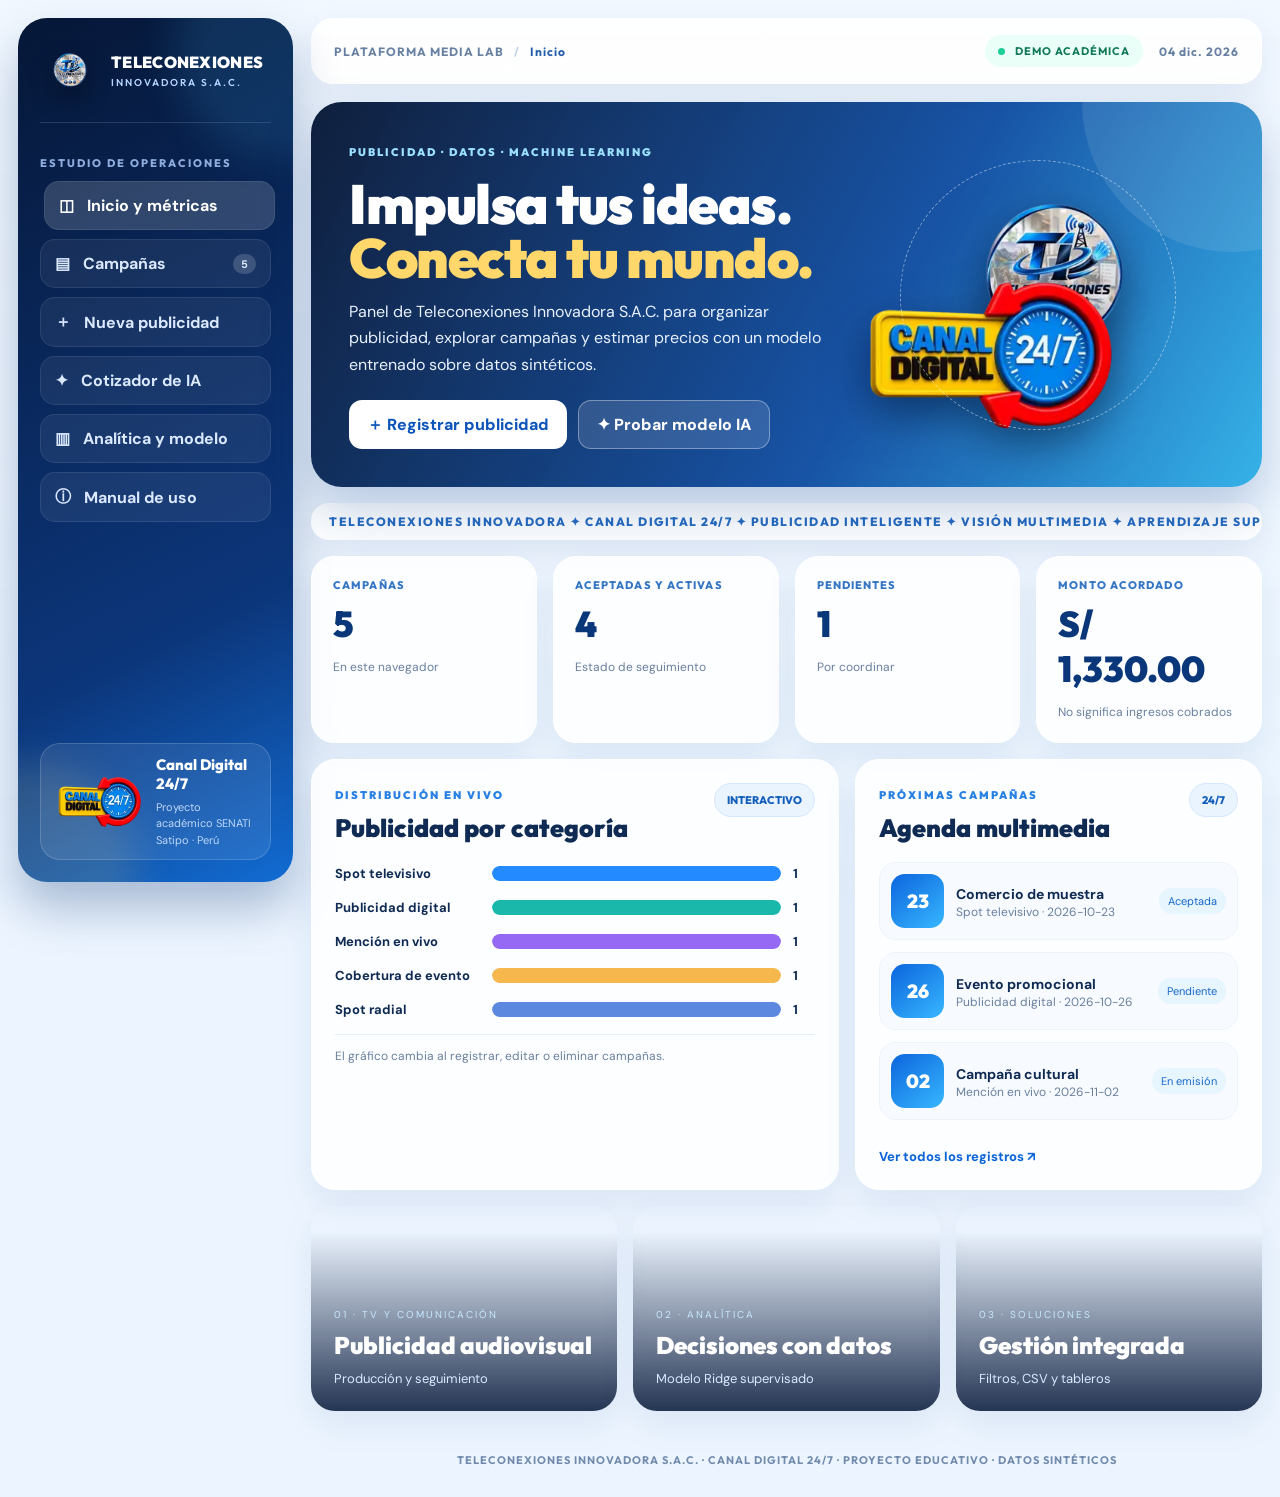
<file: teleconexiones-demo/index.html>
<!doctype html><html lang="es"><head><meta charset="utf-8"><meta name="viewport" content="width=device-width,initial-scale=1"><meta name="theme-color" content="#071d49"><meta name="description" content="Teleconexiones Innovadora: gestor multimedia de publicidad con IA entrenada, registros y estadísticas."><title>TELECONEXIONES · MediaLab AI 24/7</title><link rel="preconnect" href="https://fonts.googleapis.com"><link href="https://fonts.googleapis.com/css2?family=DM+Sans:wght@400;500;600;700&family=Outfit:wght@400;500;600;700;800;900&display=swap" rel="stylesheet"><style>
:root{--ink:#102b53;--blue:#0873fa;--dark:#061b46;--muted:#697f9d;--line:#e4edfa;--glass:rgba(255,255,255,.84);--shadow:0 14px 35px #163e8215}*{box-sizing:border-box}html{scroll-behavior:smooth}body{margin:0;color:var(--ink);font-family:'DM Sans',sans-serif;background:#ecf5ff;min-height:100vh}button,input,select,textarea{font:inherit}.mesh{position:fixed;inset:0;pointer-events:none;z-index:-1;background:linear-gradient(#f2f8ffe3,#eaf4fff0),url('https://images.pexels.com/photos/3183150/pexels-photo-3183150.jpeg?auto=compress&cs=tinysrgb&w=1400') center/cover;animation:mesh 20s ease-in-out infinite alternate}@keyframes mesh{to{filter:hue-rotate(7deg);transform:scale(1.06)}}@keyframes rise{from{opacity:0;transform:translateY(21px)}to{opacity:1;transform:none}}@keyframes float{50%{transform:translateY(-15px) rotate(2deg)}}@keyframes marquee{to{transform:translateX(-50%)}}@keyframes glow{50%{opacity:.3;transform:scale(1.12)}}.layout{display:grid;grid-template-columns:275px minmax(0,1fr);gap:18px;padding:18px;min-height:100vh}.aside{position:sticky;top:18px;height:calc(100vh - 36px);border-radius:29px;padding:22px;overflow:hidden;background:linear-gradient(154deg,#061737,#0c367b 70%,#126cd3);color:white;box-shadow:0 26px 48px #082d6b4a;display:flex;flex-direction:column}.aside:before,.aside:after{content:"";position:absolute;width:220px;height:220px;pointer-events:none;border-radius:50%;background:#47baff22;filter:blur(18px);animation:glow 7s ease-in-out infinite}.aside:before{top:-80px;right:-100px}.aside:after{bottom:-100px;left:-100px;background:#ffd66722}.brand{display:flex;align-items:center;gap:11px;z-index:1}.brand img{width:60px;height:60px;object-fit:contain;filter:drop-shadow(0 10px 12px #0005)}.brand strong{display:block;font:900 16px Outfit;letter-spacing:.3px}.brand small{display:block;font:600 10px Outfit;letter-spacing:2px;color:#b4d3ff;margin-top:4px}.line{height:1px;background:#ffffff22;margin:22px 0}.nav-label{color:#8eadde;font:800 11px Outfit;letter-spacing:2px;z-index:1}.nav{z-index:1;display:grid;gap:9px}.nav button{display:flex;align-items:center;gap:13px;text-align:left;width:100%;padding:13px 14px;border:1px solid #ffffff16;border-radius:15px;background:#ffffff10;color:#dbe9ff;cursor:pointer;font-weight:700;transition:.23s}.nav button:hover,.nav button.active{transform:translateX(4px);background:#ffffff2a;color:#fff}.nav button span{flex:1}.nav b{background:#ffffff2b;border-radius:999px;padding:3px 8px;font-size:11px}.aside-foot{position:relative;z-index:1;display:flex;gap:10px;align-items:center;margin-top:auto;border:1px solid #ffffff29;border-radius:20px;background:#ffffff16;padding:11px}.aside-foot img{width:94px;height:78px;object-fit:contain}.aside-foot p{margin:0}.aside-foot b{display:block;font:800 15px Outfit}.aside-foot small{display:block;margin-top:6px;color:#bfd7f8;line-height:1.5;font-size:11px}.main{min-width:0;display:flex;flex-direction:column;gap:18px}.top{padding:16px 22px;display:flex;align-items:center;justify-content:space-between;gap:12px;border-radius:22px;background:#ffffffe0;border:1px solid #fff;box-shadow:var(--shadow);font:700 12px Outfit;letter-spacing:1px;color:#6881a3}.top em{font-style:normal;color:#bfd0e7;margin:0 7px}.top b{color:#245eaa}.top-right{display:flex;align-items:center;gap:16px}.live{background:#e9fff8;color:#117957;border-radius:50px;padding:9px 13px;font-size:11px}.live i{display:inline-block;width:7px;height:7px;border-radius:50%;background:#1ccf95;margin-right:7px}.mobile-menu{display:none}.view{display:none;animation:rise .5s ease both}.view.active{display:block}.eyebrow{color:#2880e3;letter-spacing:2px;font:900 11px Outfit}.welcome{position:relative;min-height:365px;overflow:hidden;display:grid;grid-template-columns:1.1fr .85fr;gap:20px;align-items:center;border-radius:31px;padding:38px;background:linear-gradient(118deg,#031332f2,#08479fee 60%,#049fe2c9),url('https://images.pexels.com/photos/2510428/pexels-photo-2510428.jpeg?auto=compress&cs=tinysrgb&w=1700') center/cover;box-shadow:0 22px 48px #123f8740;color:#fff}.welcome .eyebrow{color:#9adfff}.welcome h1{font:900 clamp(37px,4.3vw,64px)/.99 Outfit;margin:16px 0 13px;letter-spacing:-1.5px}.welcome h1 em{color:#ffd76b;font-style:normal}.welcome p{line-height:1.65;color:#e9f2ff;max-width:650px;margin:0}.button-row,.buttons{display:flex;flex-wrap:wrap;gap:11px;margin-top:22px}.btn{border:0;border-radius:13px;padding:13px 18px;font-weight:800;cursor:pointer;transition:transform .2s,box-shadow .2s;display:inline-flex;align-items:center;gap:8px}.btn:hover{transform:translateY(-3px);box-shadow:0 12px 20px #09285f23}.bright{background:white;color:#0c54ba}.transparent{color:#fff;background:#ffffff20;border:1px solid #ffffff5b}.blue{background:linear-gradient(130deg,#0763db,#2c9aff);color:white}.line-btn{background:#f4f9ff;color:#155dbb;border:1px solid #cddff7}.logos-hero{position:relative;height:280px}.emblem{position:absolute;object-fit:contain;filter:drop-shadow(0 16px 23px #00133190);animation:float 5s ease-in-out infinite}.em1{width:min(67%,258px);height:245px;top:-4px;right:12%}.em2{width:min(74%,290px);height:175px;bottom:-7px;left:0;animation-delay:-2s}.halo{position:absolute;inset:5px 13%;border:1px dashed #fff7;border-radius:50%;animation:spin 25s linear infinite;z-index:0}@keyframes spin{to{transform:rotate(360deg)}}.hero-shine{position:absolute;width:300px;height:300px;border-radius:50%;background:#ffffff18;top:-150px;right:-120px}.ticker{overflow:hidden;border-radius:18px;background:#ffffffdd;box-shadow:var(--shadow);margin:16px 0}.ticker-inner{white-space:nowrap;width:max-content;padding:11px 18px;font:800 12px Outfit;letter-spacing:1.5px;color:#256abf;animation:marquee 33s linear infinite}.kpis,.analysis-kpis{display:grid;grid-template-columns:repeat(4,minmax(0,1fr));gap:16px;margin-bottom:16px}.kpi,.mini-kpi{background:var(--glass);box-shadow:var(--shadow);border:1px solid #fff;border-radius:23px;padding:21px;transition:transform .25s}.kpi:hover,.mini-kpi:hover{transform:translateY(-5px)}.kpi span,.mini-kpi span{display:block;color:#3475c4;letter-spacing:1.1px;font:800 11px Outfit}.kpi strong,.mini-kpi strong{display:block;margin:9px 0;font:900 clamp(26px,2.8vw,38px) Outfit;color:#0a367a}.kpi small,.mini-kpi small{font-size:12px;color:var(--muted)}.two{display:grid;grid-template-columns:1.13fr .87fr;gap:16px}.glass{background:var(--glass);border-radius:24px;border:1px solid #fff;box-shadow:var(--shadow);backdrop-filter:blur(10px)}.chart-card,.agenda-card{padding:23px}.card-head{display:flex;align-items:start;justify-content:space-between;gap:14px}.card-head h2,.inner h2{margin:8px 0 0;font:900 25px Outfit}.chip{color:#145fba;background:#e9f4ff;border:1px solid #d4e7ff;padding:9px 12px;border-radius:50px;font:800 11px Outfit}.bars{margin:21px 0 16px;display:grid;gap:17px}.bar-row{display:grid;grid-template-columns:145px minmax(60px,1fr) 22px;align-items:center;gap:12px;font:700 13px DM Sans}.track{height:15px;background:#e6eef9;border-radius:100px;overflow:hidden}.fill{display:block;height:100%;border-radius:100px;transition:width .8s ease}.bottom-label{color:var(--muted);font-size:12px;border-top:1px solid var(--line);padding-top:13px}.agenda{display:grid;gap:12px;margin:18px 0}.agenda-item{display:flex;align-items:center;gap:12px;background:#f7fbff;border:1px solid #edf3fb;border-radius:17px;padding:11px}.date-box{display:grid;place-items:center;background:linear-gradient(140deg,#0c65dd,#37b7ff);color:#fff;width:53px;height:54px;border-radius:14px;font:900 19px Outfit}.agenda-item strong{font-size:14px}.agenda-item small{display:block;color:var(--muted);font-size:12px}.pill{margin-left:auto;white-space:nowrap;padding:6px 9px;font-size:11px;background:#e7f5ff;color:#1768cb;border-radius:30px}.link{border:0;background:transparent;color:#0d65d7;font:800 13px DM Sans;cursor:pointer;padding:0;margin-top:10px}.visual-grid{display:grid;grid-template-columns:repeat(3,1fr);gap:16px;margin-top:16px}.visual-tile{position:relative;overflow:hidden;min-height:205px;border-radius:24px;background:linear-gradient(0deg,#041638dc,transparent 88%),var(--photo) center/cover;box-shadow:var(--shadow);display:flex;align-items:end;padding:23px;transition:transform .3s}.visual-tile:hover{transform:translateY(-5px);background-size:cover}.visual-tile div{color:white}.visual-tile small{font-size:10px;letter-spacing:2px;color:#c5e9ff}.visual-tile h3{font:900 24px Outfit;margin:7px 0}.visual-tile span{font-size:13px;color:#d8e8ff}.section-head{display:flex;align-items:end;justify-content:space-between;gap:20px;flex-wrap:wrap;margin:0 0 20px}.section-head h1{font:900 clamp(30px,3.6vw,46px) Outfit;margin:5px 0}.section-head p{margin:0;color:var(--muted);line-height:1.6}.inner{padding:24px}.filters{display:flex;align-items:center;gap:10px;flex-wrap:wrap;margin-bottom:20px}.filters input,.filters select,.fields input,.fields select,.fields textarea{border:1px solid #d7e7fb;background:#f8fbff;min-height:50px;padding:11px 13px;border-radius:13px;color:var(--ink);width:100%;outline:none}.filters input:focus,.filters select:focus,.fields input:focus,.fields select:focus{border-color:#3394ff;box-shadow:0 0 0 3px #3294ff24}.filters input{flex:1;min-width:220px}.filters select{width:195px}.table-wrap{overflow-x:auto}table{border-collapse:collapse;width:100%;font-size:13px}th,td{text-align:left;padding:14px;border-bottom:1px solid var(--line)}th{font:800 11px Outfit;letter-spacing:1px;color:#7791b4}td button{border:0;border-radius:8px;background:#e9f4ff;color:#165ca9;cursor:pointer;padding:7px 9px;font-weight:800;margin:2px}.state{padding:7px 10px;background:#e8f2ff;color:#165fac;border-radius:50px;white-space:nowrap;font-weight:700}.muted{color:var(--muted)}.small{font-size:12px}.form-layout{display:grid;grid-template-columns:1.3fr .7fr;gap:16px}.fields{display:grid;grid-template-columns:repeat(2,1fr);gap:16px;align-content:start}.fields label{font-weight:700;font-size:13px;color:#3a5a84}.fields label input,.fields label select,.fields label textarea{margin-top:7px}.wide{grid-column:1/-1}.form-note{text-align:center;padding:24px}.form-note img{max-width:270px;width:100%;height:230px;object-fit:contain;animation:float 6s ease-in-out infinite}.form-note h3{font:900 25px Outfit}.form-note p{line-height:1.75;color:var(--muted)}.steps-mini{background:#e9f3ff;border-radius:19px;padding:15px;text-align:left;color:#1c5a9c;line-height:2}.predictor{grid-template-columns:1.07fr .93fr}.predict-result{padding:28px;text-align:center;display:flex;flex-direction:column;justify-content:center;align-items:center;min-height:420px}.predict-result img{width:240px;height:205px;object-fit:contain;animation:float 6s ease-in-out infinite}.predict-result strong{display:block;font:900 clamp(36px,4vw,55px) Outfit;color:#0b5cca;margin:10px 0}.predict-result p{color:var(--muted);line-height:1.65}.model-stats{display:flex;gap:14px;width:100%;margin:17px 0}.model-stats span{flex:1;padding:12px;border-radius:16px;background:#edf6ff}.model-stats b{display:block;font:800 23px Outfit}.model-stats small{font-size:11px;color:#54789e}.disclaimer{font-size:12px;color:#936d00}.mini-kpi{padding:20px}.inner p{line-height:1.75;color:var(--muted)}.method-flow{display:grid;gap:11px;margin-top:19px}.method-flow div{display:flex;gap:12px;align-items:center;background:#f3f8ff;border-radius:14px;padding:12px;color:#365f93}.method-flow b{background:#0b6fe6;color:white;padding:7px 9px;border-radius:10px}.manual-grid{display:grid;grid-template-columns:repeat(3,1fr);gap:16px}.manual-card{padding:22px}.manual-card b{color:#1870d7;font:800 12px Outfit}.manual-card h3{font:900 25px Outfit;margin:13px 0}.manual-card p{font-size:14px;color:var(--muted);line-height:1.7;min-height:125px}.toast{position:fixed;bottom:25px;right:25px;background:#0a2a65;color:#fff;border-radius:16px;padding:14px 20px;box-shadow:0 16px 25px #09245845;opacity:0;transform:translateY(20px);transition:.24s;pointer-events:none;z-index:50}.toast.on{opacity:1;transform:none}footer{color:#728bad;text-align:center;font:700 11px Outfit;letter-spacing:1px;margin:12px 0 0;padding:12px}
@media(max-width:1250px){.welcome{grid-template-columns:1fr}.logos-hero{display:none}.kpis{grid-template-columns:repeat(2,1fr)}.manual-grid{grid-template-columns:repeat(2,1fr)}}@media(max-width:980px){.layout{grid-template-columns:1fr;padding:12px}.aside{position:fixed;z-index:40;left:12px;top:12px;width:275px;height:calc(100vh - 24px);transform:translateX(-120%);transition:.24s}.aside.open{transform:none}.mobile-menu{display:inline-block;border:0;background:#0e6fe4;color:#fff;border-radius:11px;padding:9px;cursor:pointer}.two,.form-layout,.predictor{grid-template-columns:1fr}.top{flex-wrap:wrap}.top-right{margin-left:auto}}@media(max-width:640px){.welcome{padding:23px;min-height:330px}.welcome h1{font-size:39px}.visual-grid,.kpis,.analysis-kpis,.fields,.manual-grid{grid-template-columns:1fr}.manual-card p{min-height:auto}.bar-row{grid-template-columns:115px 1fr 19px;font-size:12px}.filters{display:grid}.filters select{width:100%}.top-right #clock{display:none}.visual-tile{min-height:190px}}
@media(prefers-reduced-motion:reduce){*,*:before,*:after{animation:none!important;scroll-behavior:auto!important;transition:none!important}}@media print{.aside,.top,footer,.button-row,.btn,.link{display:none!important}.layout{display:block}.view:not(#manual){display:none!important}.view#manual{display:block!important}}

</style></head><body>
<div class="mesh" aria-hidden="true"></div><div class="layout"><aside class="aside" id="aside"><div class="brand"><img src="[data-uri]" alt="Logo Teleconexiones"><div><strong>TELECONEXIONES</strong><small>INNOVADORA S.A.C.</small></div></div><div class="line"></div><p class="nav-label">ESTUDIO DE OPERACIONES</p><nav class="nav" aria-label="Menú"><button class="active" data-view="inicio">◫ <span>Inicio y métricas</span></button><button data-view="campanas">▤ <span>Campañas</span><b id="nMenu">0</b></button><button data-view="nueva">＋ <span>Nueva publicidad</span></button><button data-view="ia">✦ <span>Cotizador de IA</span></button><button data-view="analisis">▥ <span>Analítica y modelo</span></button><button data-view="manual">ⓘ <span>Manual de uso</span></button></nav><div class="aside-foot"><img src="[data-uri]" alt="Logo Canal Digital 24/7"><p><b>Canal Digital 24/7</b><small>Proyecto académico SENATI<br>Satipo · Perú</small></p></div></aside>
<div class="main"><header class="top"><button class="mobile-menu" id="mobileMenu" aria-label="Abrir menú">☰</button><span>PLATAFORMA MEDIA LAB <em>/</em> <b id="crumb">Inicio</b></span><div class="top-right"><span class="live"><i></i> DEMO ACADÉMICA</span><span id="clock"></span></div></header><div class="toast" id="toast" role="status"></div>
<section class="view active" id="inicio"><div class="welcome"><div><span class="eyebrow">PUBLICIDAD · DATOS · MACHINE LEARNING</span><h1>Impulsa tus ideas.<br><em>Conecta tu mundo.</em></h1><p>Panel de Teleconexiones Innovadora S.A.C. para organizar publicidad, explorar campañas y estimar precios con un modelo entrenado sobre datos sintéticos.</p><div class="button-row"><button class="btn bright" data-go="nueva">＋ Registrar publicidad</button><button class="btn transparent" data-go="ia">✦ Probar modelo IA</button></div></div><div class="logos-hero"><img class="emblem em1" src="[data-uri]" alt="Teleconexiones Innovadora"><img class="emblem em2" src="[data-uri]" alt="Canal Digital 24/7"><div class="halo"></div></div><div class="hero-shine"></div></div>
<div class="ticker"><div class="ticker-inner">TELECONEXIONES INNOVADORA ✦ CANAL DIGITAL 24/7 ✦ PUBLICIDAD INTELIGENTE ✦ VISIÓN MULTIMEDIA ✦ APRENDIZAJE SUPERVISADO ✦ TELECONEXIONES INNOVADORA ✦ CANAL DIGITAL 24/7 ✦ PUBLICIDAD INTELIGENTE ✦ VISIÓN MULTIMEDIA ✦ APRENDIZAJE SUPERVISADO ✦ </div></div>
<div class="kpis"><article class="kpi"><span>CAMPAÑAS</span><strong id="nTotal">0</strong><small>En este navegador</small></article><article class="kpi"><span>ACEPTADAS Y ACTIVAS</span><strong id="nActivas">0</strong><small>Estado de seguimiento</small></article><article class="kpi"><span>PENDIENTES</span><strong id="nPendientes">0</strong><small>Por coordinar</small></article><article class="kpi"><span>MONTO ACORDADO</span><strong id="nMonto">S/ 0</strong><small>No significa ingresos cobrados</small></article></div>
<div class="two"><article class="glass chart-card"><div class="card-head"><div><span class="eyebrow">DISTRIBUCIÓN EN VIVO</span><h2>Publicidad por categoría</h2></div><span class="chip">INTERACTIVO</span></div><div id="bars" class="bars"></div><div class="bottom-label">El gráfico cambia al registrar, editar o eliminar campañas.</div></article><article class="glass agenda-card"><div class="card-head"><div><span class="eyebrow">PRÓXIMAS CAMPAÑAS</span><h2>Agenda multimedia</h2></div><span class="chip">24/7</span></div><div id="agenda" class="agenda"></div><button class="link" data-go="campanas">Ver todos los registros ↗</button></article></div>
<div class="visual-grid"><article class="visual-tile" style="--photo:url('https://images.pexels.com/photos/3379943/pexels-photo-3379943.jpeg?auto=compress&cs=tinysrgb&w=1200')"><div><small>01 · TV Y COMUNICACIÓN</small><h3>Publicidad audiovisual</h3><span>Producción y seguimiento</span></div></article><article class="visual-tile" style="--photo:url('https://images.pexels.com/photos/7688336/pexels-photo-7688336.jpeg?auto=compress&cs=tinysrgb&w=1200')"><div><small>02 · ANALÍTICA</small><h3>Decisiones con datos</h3><span>Modelo Ridge supervisado</span></div></article><article class="visual-tile" style="--photo:url('https://images.pexels.com/photos/3184465/pexels-photo-3184465.jpeg?auto=compress&cs=tinysrgb&w=1200')"><div><small>03 · SOLUCIONES</small><h3>Gestión integrada</h3><span>Filtros, CSV y tableros</span></div></article></div></section>
<section class="view" id="campanas"><div class="section-head"><div><span class="eyebrow">ADMINISTRACIÓN DE PUBLICIDAD</span><h1>Gestión de campañas</h1><p>Registra, busca, filtra, edita y exporta datos de ejemplo.</p></div><button class="btn blue" data-go="nueva">＋ Nueva campaña</button></div><div class="glass inner"><div class="filters"><input id="buscar" placeholder="Buscar cliente o publicidad" aria-label="Buscar campañas"><select id="filtrar"><option value="">Todos los estados</option><option>Pendiente</option><option>Aceptada</option><option>En emisión</option><option>Finalizada</option><option>Cancelada</option></select><button class="btn line-btn" id="exportar">⇩ Exportar CSV</button></div><div class="table-wrap"><table><thead><tr><th>CLIENTE</th><th>PUBLICIDAD</th><th>FECHA</th><th>ESTADO</th><th>PRECIO</th><th>ACCIONES</th></tr></thead><tbody id="filas"></tbody></table></div><p class="small muted" id="conteo">0 campañas</p></div></section>
<section class="view" id="nueva"><div class="section-head"><div><span class="eyebrow">REGISTRO OPERATIVO</span><h1 id="formTitulo">Nueva campaña</h1><p>Completa la ficha comercial de demostración.</p></div><span class="chip">DATOS LOCALES DE PRUEBA</span></div><div class="form-layout"><form id="formCampana" class="glass inner fields"><label>Cliente o anunciante<input name="cliente" minlength="2" maxlength="90" required placeholder="Ej.: Empresa de ejemplo"></label><label>Tipo de anuncio<select name="tipo" id="tipoRegistro"></select></label><label>Canal<select name="canal" id="canalRegistro"></select></label><label>Fecha<input type="date" name="fecha" required></label><label>Estado<select name="estado"><option>Pendiente</option><option>Aceptada</option><option>En emisión</option><option>Finalizada</option><option>Cancelada</option></select></label><label>Monto acordado (S/)<input type="number" name="monto" min="0" max="1000000" step="0.01" required></label><label class="wide">Observaciones<textarea name="notas" maxlength="350" rows="3" placeholder="Descripción opcional"></textarea></label><div class="wide buttons"><button class="btn blue" id="btnGuardar" type="submit">Guardar campaña</button><button type="button" class="btn line-btn" id="btnCancelar">Cancelar</button></div></form><aside class="glass form-note"><img src="[data-uri]" alt="Canal Digital"><h3>Control publicitario</h3><p>Los registros se almacenan solo en el navegador actual. No uses información personal real: esta versión es una demostración pública.</p><div class="steps-mini">✓ Registro de campañas<br>✓ Edición y eliminación<br>✓ Estados y seguimiento<br>✓ Descarga CSV</div></aside></div></section>
<section class="view" id="ia"><div class="section-head"><div><span class="eyebrow">MODELO REAL ENTRENADO</span><h1>Cotizador con inteligencia artificial</h1><p>Predicción con coeficientes exportados de Scikit-learn, sin fórmulas inventadas en JavaScript.</p></div><span class="chip">REGRESIÓN RIDGE</span></div><div class="two predictor"><form id="formIA" class="glass inner fields"><label>Tipo de publicidad<select name="tipo" id="tipoIA"></select></label><label>Canal<select name="canal" id="canalIA"></select></label><label>Zona<select name="zona" id="zonaIA"></select></label><label>Horario<select name="turno" id="turnoIA"></select></label><label>Duración (segundos)<input type="number" name="duracion_segundos" min="5" max="3600" value="30" required></label><label>Emisiones<input type="number" name="emisiones" min="1" max="100" value="6" required></label><label>Días de campaña<input type="number" name="dias_campana" min="1" max="365" value="7" required></label><label>Alcance estimado<input type="number" name="alcance_estimado" min="0" max="1000000" value="15000" required></label><label>Urgente<select name="urgente"><option value="0">No</option><option value="1">Sí</option></select></label><label>Incluye edición<select name="incluye_edicion"><option value="1">Sí</option><option value="0">No</option></select></label><div class="wide"><button class="btn blue" type="submit">✦ Calcular con Ridge entrenado</button></div></form><div class="glass predict-result"><img src="[data-uri]" alt="Teleconexiones"><span class="eyebrow">PREDICCIÓN ORIENTATIVA</span><strong id="predicho">S/ —</strong><p id="textoIA">Completa los datos y calcula la predicción.</p><div class="model-stats"><span><b id="mMAE">—</b><small>MAE prueba sintética</small></span><span><b id="mR2">—</b><small>R² en prueba</small></span></div><small class="disclaimer">No son tarifas reales ni garantía de precisión comercial.</small></div></div></section>
<section class="view" id="analisis"><div class="section-head"><div><span class="eyebrow">DOCUMENTACIÓN CIENTÍFICA</span><h1>Análisis del entrenamiento</h1><p>Cómo se generaron los CSV, evaluaron los modelos y exportaron las predicciones.</p></div><button class="btn blue" data-go="ia">Usar modelo →</button></div><div class="analysis-kpis"><div class="glass mini-kpi"><span>BASE SINTÉTICA</span><strong id="aDatos">—</strong><small>Filas generadas</small></div><div class="glass mini-kpi"><span>ENTRENAMIENTO</span><strong id="aTrain">—</strong><small>80 % del total</small></div><div class="glass mini-kpi"><span>PRUEBA APARTADA</span><strong id="aTest">—</strong><small>20 % del total</small></div><div class="glass mini-kpi"><span>ERROR MEDIO (MAE)</span><strong id="aMAE">—</strong><small>Prueba sintética</small></div></div><div class="two"><article class="glass inner"><span class="eyebrow">METODOLOGÍA</span><h2>Entrenar sin fuga de datos</h2><div class="method-flow"><div><b>01</b> Crear 5,600 registros con semilla reproducible</div><div><b>02</b> Separar prueba (20 %) antes de elegir el modelo</div><div><b>03</b> Preprocesar categorías con OneHotEncoder</div><div><b>04</b> Aplicar escalado y regresión Ridge</div><div><b>05</b> Ajustar α mediante validación cruzada de 5 pliegues</div><div><b>06</b> Evaluar MAE, RMSE y R² en prueba no vista</div></div></article><article class="glass inner"><span class="eyebrow">INTERPRETACIÓN</span><h2>Qué significan las métricas</h2><p>El modelo reproduce una regla de precios <b>artificial</b> que se usó al crear el CSV; un error pequeño con esos datos no demuestra buen desempeño con clientes reales.</p><p>La carpeta <code>entrenamiento/</code> contiene el CSV base, particiones, el archivo del modelo, las predicciones y un cuaderno Jupyter para repetir los experimentos.</p><p>Antes de usar precios de producción: recopilar contratos reales autorizados, eliminar datos personales innecesarios, evaluar errores fuera del período de entrenamiento y establecer aprobación humana de cada tarifa.</p></article></div></section>
<section class="view" id="manual"><div class="section-head"><div><span class="eyebrow">GUÍA DE NAVEGACIÓN</span><h1>Manual de uso</h1><p>Aprende a utilizar los módulos de la aplicación paso a paso.</p></div><button class="btn line-btn" id="imprimir">Imprimir guía</button></div><div class="manual-grid"><article class="glass manual-card"><b>01 · Inicio</b><h3>Visualiza el panel</h3><p>Observa campañas, estados, indicadores, gráficos dinámicos y agenda. Todos cambian cuando modificas los registros.</p><button data-go="inicio" class="link">Ir al inicio ↗</button></article><article class="glass manual-card"><b>02 · Campañas</b><h3>Filtra y administra</h3><p>Consulta la tabla, usa el buscador o el filtro por estado; edita o elimina filas. Exportar CSV descarga un respaldo en tu navegador.</p><button data-go="campanas" class="link">Abrir campañas ↗</button></article><article class="glass manual-card"><b>03 · Nuevo registro</b><h3>Guarda publicidad</h3><p>Indica cliente ficticio, tipo, fecha, canal, estado y monto. Pulsa Guardar para crear un registro demostrativo.</p><button data-go="nueva" class="link">Nuevo registro ↗</button></article><article class="glass manual-card"><b>04 · Inteligencia artificial</b><h3>Predice con Ridge</h3><p>Selecciona características de una campaña, pulsa Calcular y revisa el precio sugerido y las métricas del modelo sintético.</p><button data-go="ia" class="link">Usar cotizador ↗</button></article><article class="glass manual-card"><b>05 · Resultados</b><h3>Entiende el entrenamiento</h3><p>Consulta el origen del CSV, el método de partición y la evaluación que impide confundir datos sintéticos con resultados reales.</p><button data-go="analisis" class="link">Ver analítica ↗</button></article><article class="glass manual-card"><b>06 · Seguridad</b><h3>Uso responsable</h3><p>Este sitio no almacena campañas en servidores compartidos. Usa nombres ficticios; la validación de tarifas y los registros reales requieren un sistema privado con autenticación.</p></article></div></section>
<footer>TELECONEXIONES INNOVADORA S.A.C. · CANAL DIGITAL 24/7 · PROYECTO EDUCATIVO · DATOS SINTÉTICOS</footer></div></div><script type="application/json" id="embedded-model">{
  "model": "Ridge",
  "alpha": 0.1,
  "categorical_columns": [
    "tipo",
    "canal",
    "zona",
    "turno"
  ],
  "numerical_columns": [
    "duracion_segundos",
    "emisiones",
    "dias_campana",
    "alcance_estimado",
    "urgente",
    "incluye_edicion"
  ],
  "categories": {
    "tipo": [
      "Cobertura de evento",
      "Mención en vivo",
      "Publicidad digital",
      "Spot radial",
      "Spot televisivo"
    ],
    "canal": [
      "Multiplataforma",
      "Redes sociales",
      "Streaming",
      "TV"
    ],
    "zona": [
      "Mazamari",
      "Pangoa",
      "Río Negro",
      "Satipo"
    ],
    "turno": [
      "Mañana",
      "Noche",
      "Tarde"
    ]
  },
  "means": [
    63.00669642857143,
    15.464508928571428,
    22.725223214285716,
    46092.07276785714,
    0.16383928571428572,
    0.6212053571428572
  ],
  "scales": [
    53.564775954119206,
    8.625548079372297,
    12.85515764489784,
    25673.34906975814,
    0.37012967210278935,
    0.48508685964461296
  ],
  "categorical_coefficients": [
    161.47924069550217,
    -29.504592266954173,
    -60.34451089695093,
    -78.14757845809534,
    6.517440928893144,
    38.45032123694691,
    -38.032619737749364,
    -17.529514052733948,
    17.111812553149612,
    -8.301849270430388,
    1.32098039203763,
    -4.652292710939461,
    11.633161589267784,
    -21.735936013612598,
    26.816880516788405,
    -5.080944503229278
  ],
  "numerical_coefficients": [
    77.78848649812035,
    81.95534994361597,
    34.77886703681745,
    34.86178286768513,
    19.252856071308447,
    32.79217484183818
  ],
  "intercept": 671.8706135147289,
  "metrics": {
    "modelo_elegido": "Ridge(alpha=0.1)",
    "datos": 5600,
    "entrenamiento": 4480,
    "prueba": 1120,
    "MAE_soles": 7.306,
    "RMSE_soles": 9.28,
    "R2": 0.99604,
    "MAE_baseline_cv": 121.106,
    "origen": "100% sintético. No estima error esperado sobre contratos reales.",
    "metodologia": "80/20 holdout separado ANTES de la selección; Ridge alpha elegido por 5-fold CV en el conjunto de entrenamiento."
  },
  "disclaimer": "Modelo entrenado solo con datos sintéticos; no representa tarifas oficiales."
}</script><script>
(()=>{'use strict';const $=id=>document.getElementById(id),types=['Spot televisivo','Publicidad digital','Mención en vivo','Cobertura de evento','Spot radial'],canales=['TV','Redes sociales','Multiplataforma','Streaming'],zonas=['Satipo','Río Negro','Pangoa','Mazamari'],turnos=['Mañana','Tarde','Noche'],states=['Pendiente','Aceptada','En emisión','Finalizada','Cancelada'],cols=['#238aff','#1ab8aa','#9569f4','#f6b74c','#5c88df'],key='teleconexiones_medialab_2026';
const original=[{id:'s1',cliente:'Comercio de muestra',tipo:types[0],canal:'TV',fecha:'2026-10-23',estado:'Aceptada',monto:350,notas:'Ejemplo ficticio'},{id:'s2',cliente:'Evento promocional',tipo:types[1],canal:'Redes sociales',fecha:'2026-10-26',estado:'Pendiente',monto:180,notas:'Datos de ejemplo'},{id:'s3',cliente:'Campaña cultural',tipo:types[2],canal:'Multiplataforma',fecha:'2026-11-02',estado:'En emisión',monto:260,notas:'Ejemplo ficticio'},{id:'s4',cliente:'Feria local',tipo:types[3],canal:'TV',fecha:'2026-11-05',estado:'Aceptada',monto:590,notas:'Ejemplo ficticio'},{id:'s5',cliente:'Comercio regional',tipo:types[4],canal:'Streaming',fecha:'2026-11-12',estado:'Finalizada',monto:130,notas:'Ejemplo ficticio'}];
let campaigns,editId=null,model=null;try{const a=JSON.parse(localStorage.getItem(key)||'null');campaigns=Array.isArray(a)?a:original.map(x=>({...x}));}catch{campaigns=original.map(x=>({...x}))}
const esc=x=>String(x??'').replace(/[&<>"']/g,c=>({'&':'&amp;','<':'&lt;','>':'&gt;','"':'&quot;',"'":'&#39;'}[c])),money=x=>'S/ '+Number(x||0).toLocaleString('es-PE',{minimumFractionDigits:2,maximumFractionDigits:2});
function notify(t){const el=$('toast');el.textContent=t;el.classList.add('on');setTimeout(()=>el.classList.remove('on'),3000)}
function go(id){document.querySelectorAll('.view').forEach(v=>v.classList.toggle('active',v.id===id));document.querySelectorAll('[data-view]').forEach(n=>n.classList.toggle('active',n.dataset.view===id));$('crumb').textContent=({inicio:'Inicio',campanas:'Campañas',nueva:'Registrar',ia:'Cotizador IA',analisis:'Entrenamiento',manual:'Ayuda'})[id]||id;$('aside').classList.remove('open');window.scrollTo(0,0)}
function reset(){editId=null;$('formCampana').reset();$('formTitulo').textContent='Nueva campaña';$('btnGuardar').textContent='Guardar campaña';$('formCampana').elements.fecha.value=new Date().toISOString().slice(0,10)}
document.querySelectorAll('[data-view],[data-go]').forEach(b=>b.addEventListener('click',()=>{const id=b.dataset.view||b.dataset.go;if(id==='nueva')reset();go(id)}));$('mobileMenu').addEventListener('click',()=>$('aside').classList.toggle('open'));
function options(id,arr){$(id).innerHTML=arr.map(x=>`<option value="${esc(x)}">${esc(x)}</option>`).join('')}options('tipoRegistro',types);options('tipoIA',types);options('canalRegistro',canales);options('canalIA',canales);options('zonaIA',zonas);options('turnoIA',turnos);
$('clock').textContent=new Intl.DateTimeFormat('es-PE',{day:'2-digit',month:'short',year:'numeric'}).format(new Date());
function render(){const approved=campaigns.filter(c=>['Aceptada','En emisión','Finalizada'].includes(c.estado)),pending=campaigns.filter(c=>c.estado==='Pendiente');$('nTotal').textContent=campaigns.length;$('nActivas').textContent=approved.length;$('nPendientes').textContent=pending.length;$('nMonto').textContent=money(approved.reduce((s,c)=>s+Number(c.monto),0));$('nMenu').textContent=campaigns.length;
const values=types.map(t=>campaigns.filter(c=>c.tipo===t).length),max=Math.max(1,...values);$('bars').innerHTML=types.map((t,i)=>`<div class="bar-row"><span>${esc(t)}</span><div class="track"><span class="fill" style="width:${100*values[i]/max}%;background:${cols[i]}"></span></div><b>${values[i]}</b></div>`).join('');
$('agenda').innerHTML=campaigns.filter(c=>c.estado!=='Cancelada').slice().sort((a,b)=>a.fecha.localeCompare(b.fecha)).slice(0,3).map(c=>`<div class="agenda-item"><span class="date-box">${esc(c.fecha.slice(8))}</span><div><strong>${esc(c.cliente)}</strong><small>${esc(c.tipo)} · ${esc(c.fecha)}</small></div><span class="pill">${esc(c.estado)}</span></div>`).join('')||'<p>No hay anuncios programados.</p>';table()}
function table(){const term=$('buscar').value.toLowerCase(),status=$('filtrar').value;const found=campaigns.filter(c=>(c.cliente.toLowerCase().includes(term)||c.tipo.toLowerCase().includes(term))&&(!status||c.estado===status));$('filas').innerHTML=found.map(c=>`<tr><td><b>${esc(c.cliente)}</b></td><td>${esc(c.tipo)}<br><small>${esc(c.canal)}</small></td><td>${esc(c.fecha)}</td><td><span class="state">${esc(c.estado)}</span></td><td>${money(c.monto)}</td><td><button data-edit="${esc(c.id)}">Editar</button><button data-del="${esc(c.id)}">Eliminar</button></td></tr>`).join('')||'<tr><td colspan="6">No hay coincidencias.</td></tr>';$('conteo').textContent=found.length+' resultados'}
function save(){try{localStorage.setItem(key,JSON.stringify(campaigns))}catch(err){console.warn('No se pudo guardar localStorage',err)}render()}
$('buscar').addEventListener('input',table);$('filtrar').addEventListener('change',table);$('filas').addEventListener('click',e=>{const edit=e.target.closest('[data-edit]'),del=e.target.closest('[data-del]');if(edit){const r=campaigns.find(c=>c.id===edit.dataset.edit);if(!r)return;editId=r.id;const f=$('formCampana');for(const k of ['cliente','tipo','fecha','estado','monto','canal','notas'])f.elements[k].value=r[k]??'';$('formTitulo').textContent='Editar campaña';$('btnGuardar').textContent='Guardar cambios';go('nueva')}else if(del&&confirm('¿Eliminar campaña de demostración?')){campaigns=campaigns.filter(c=>c.id!==del.dataset.del);save();notify('Campaña eliminada')}});
$('formCampana').addEventListener('submit',e=>{e.preventDefault();const f=e.currentTarget;if(!f.reportValidity())return;const d=Object.fromEntries(new FormData(f).entries());d.cliente=d.cliente.trim();d.monto=Number(d.monto);if(d.cliente.length<2||!types.includes(d.tipo)||!states.includes(d.estado)||d.monto<0||d.monto>1000000)return notify('Datos no válidos');if(editId){const n=campaigns.findIndex(c=>c.id===editId);if(n>=0)campaigns[n]={...campaigns[n],...d}}else campaigns.push({...d,id:'r'+Date.now().toString(36)+Math.random().toString(36).slice(2,6)});save();reset();go('campanas');notify('Campaña guardada')});$('btnCancelar').addEventListener('click',()=>{reset();go('campanas')});
$('exportar').addEventListener('click',()=>{const rows=[['Cliente','Tipo','Fecha','Estado','Monto','Canal','Observaciones'],...campaigns.map(c=>[c.cliente,c.tipo,c.fecha,c.estado,c.monto,c.canal,c.notas])];const csv='\ufeff'+rows.map(r=>r.map(x=>'"'+String(x??'').replace(/"/g,'""')+'"').join(',')).join('\r\n');const a=document.createElement('a'),u=URL.createObjectURL(new Blob([csv],{type:'text/csv;charset=utf-8'}));a.href=u;a.download='teleconexiones_campanas_demo.csv';a.click();setTimeout(()=>URL.revokeObjectURL(u),1500);notify('CSV exportado')});
// Exact equivalent of sklearn ColumnTransformer(OneHotEncoder, StandardScaler)+Ridge.
function predict(values){let val=model.intercept,k=0;for(const c of model.categorical_columns){for(const name of model.categories[c]){if(values[c]===name)val+=model.categorical_coefficients[k];k++}}for(let i=0;i<model.numerical_columns.length;i++){const c=model.numerical_columns[i];val+=((Number(values[c])-model.means[i])/model.scales[i])*model.numerical_coefficients[i]}return Math.max(0,val)}
$('formIA').addEventListener('submit',e=>{e.preventDefault();if(!model)return notify('Modelo no disponible; comprueba la conexión');const f=e.currentTarget;if(!f.reportValidity())return;const values=Object.fromEntries(new FormData(f).entries());$('predicho').textContent=money(predict(values));$('textoIA').textContent='Precio sugerido por el modelo Ridge entrenado en datos sintéticos. Debe ser revisado por un responsable antes de usarlo comercialmente.';notify('Predicción calculada con el modelo entrenado')});
(document.getElementById('embedded-model')?Promise.resolve(JSON.parse(document.getElementById('embedded-model').textContent)):fetch('modelo-entrenado.json').then(r=>{if(!r.ok)throw Error('Modelo no disponible');return r.json()})).then(r=>{model=r;const m=r.metrics;$('mMAE').textContent=money(m.MAE_soles);$('mR2').textContent=m.R2.toFixed(4);$('aDatos').textContent=m.datos.toLocaleString('es-PE');$('aTrain').textContent=m.entrenamiento.toLocaleString('es-PE');$('aTest').textContent=m.prueba.toLocaleString('es-PE');$('aMAE').textContent=money(m.MAE_soles)}).catch(err=>{console.error(err);$('textoIA').textContent='El archivo de modelo no se pudo cargar. Abre el proyecto en un servidor web (python -m http.server).'});
$('imprimir').addEventListener('click',()=>window.print());reset();render()})();

</script></body></html>
</file>
